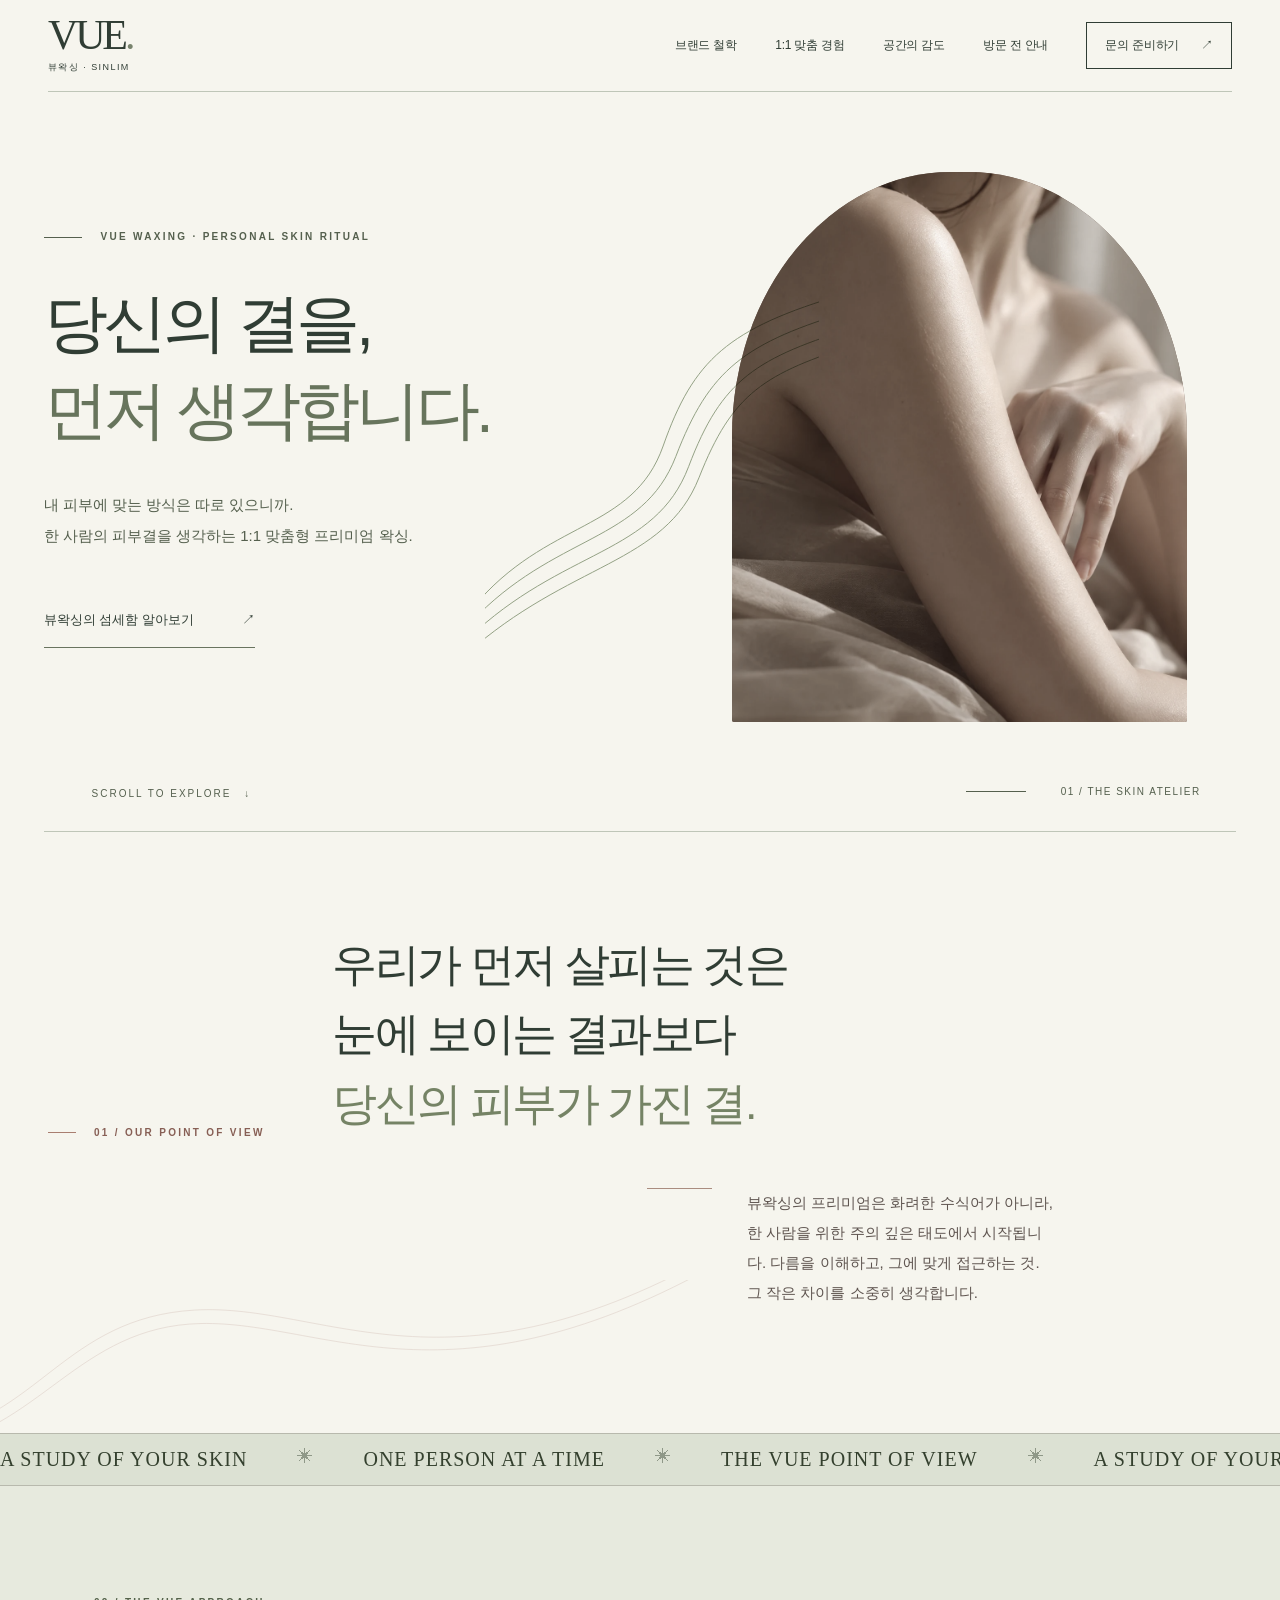
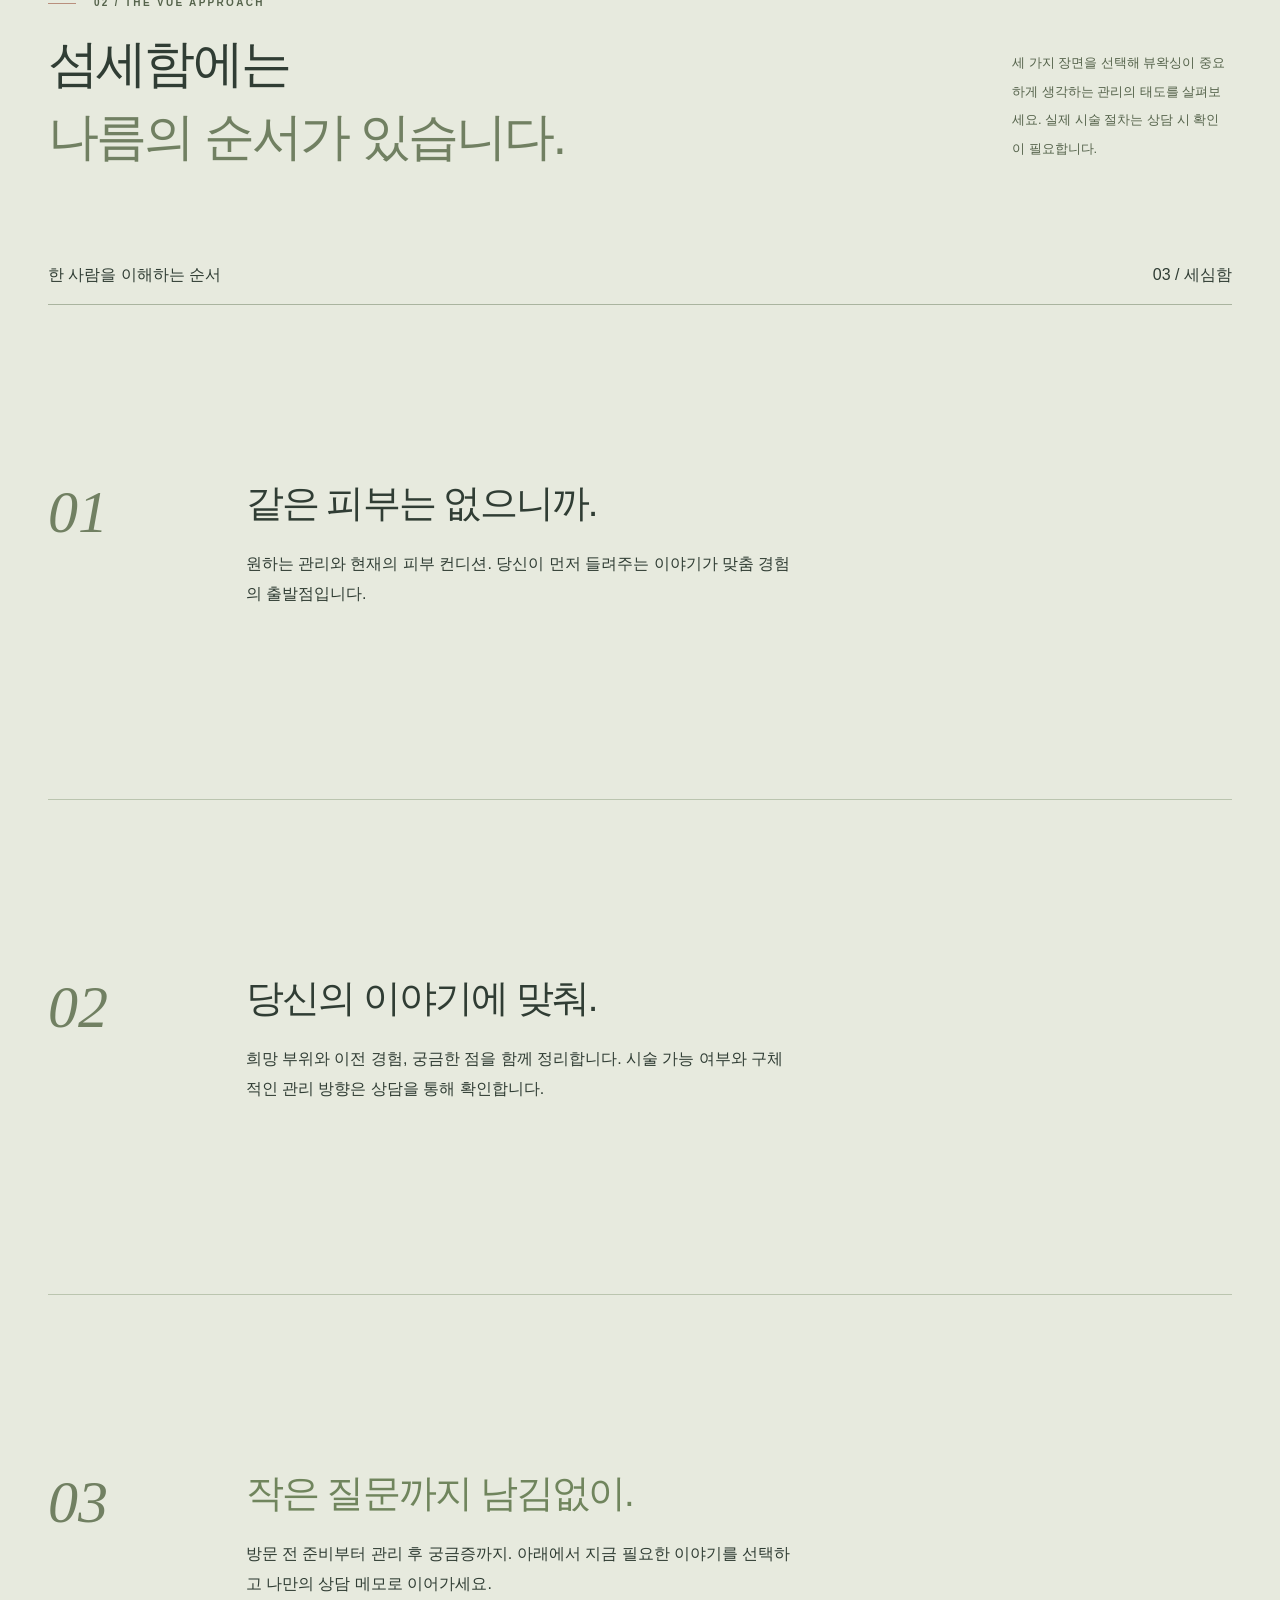
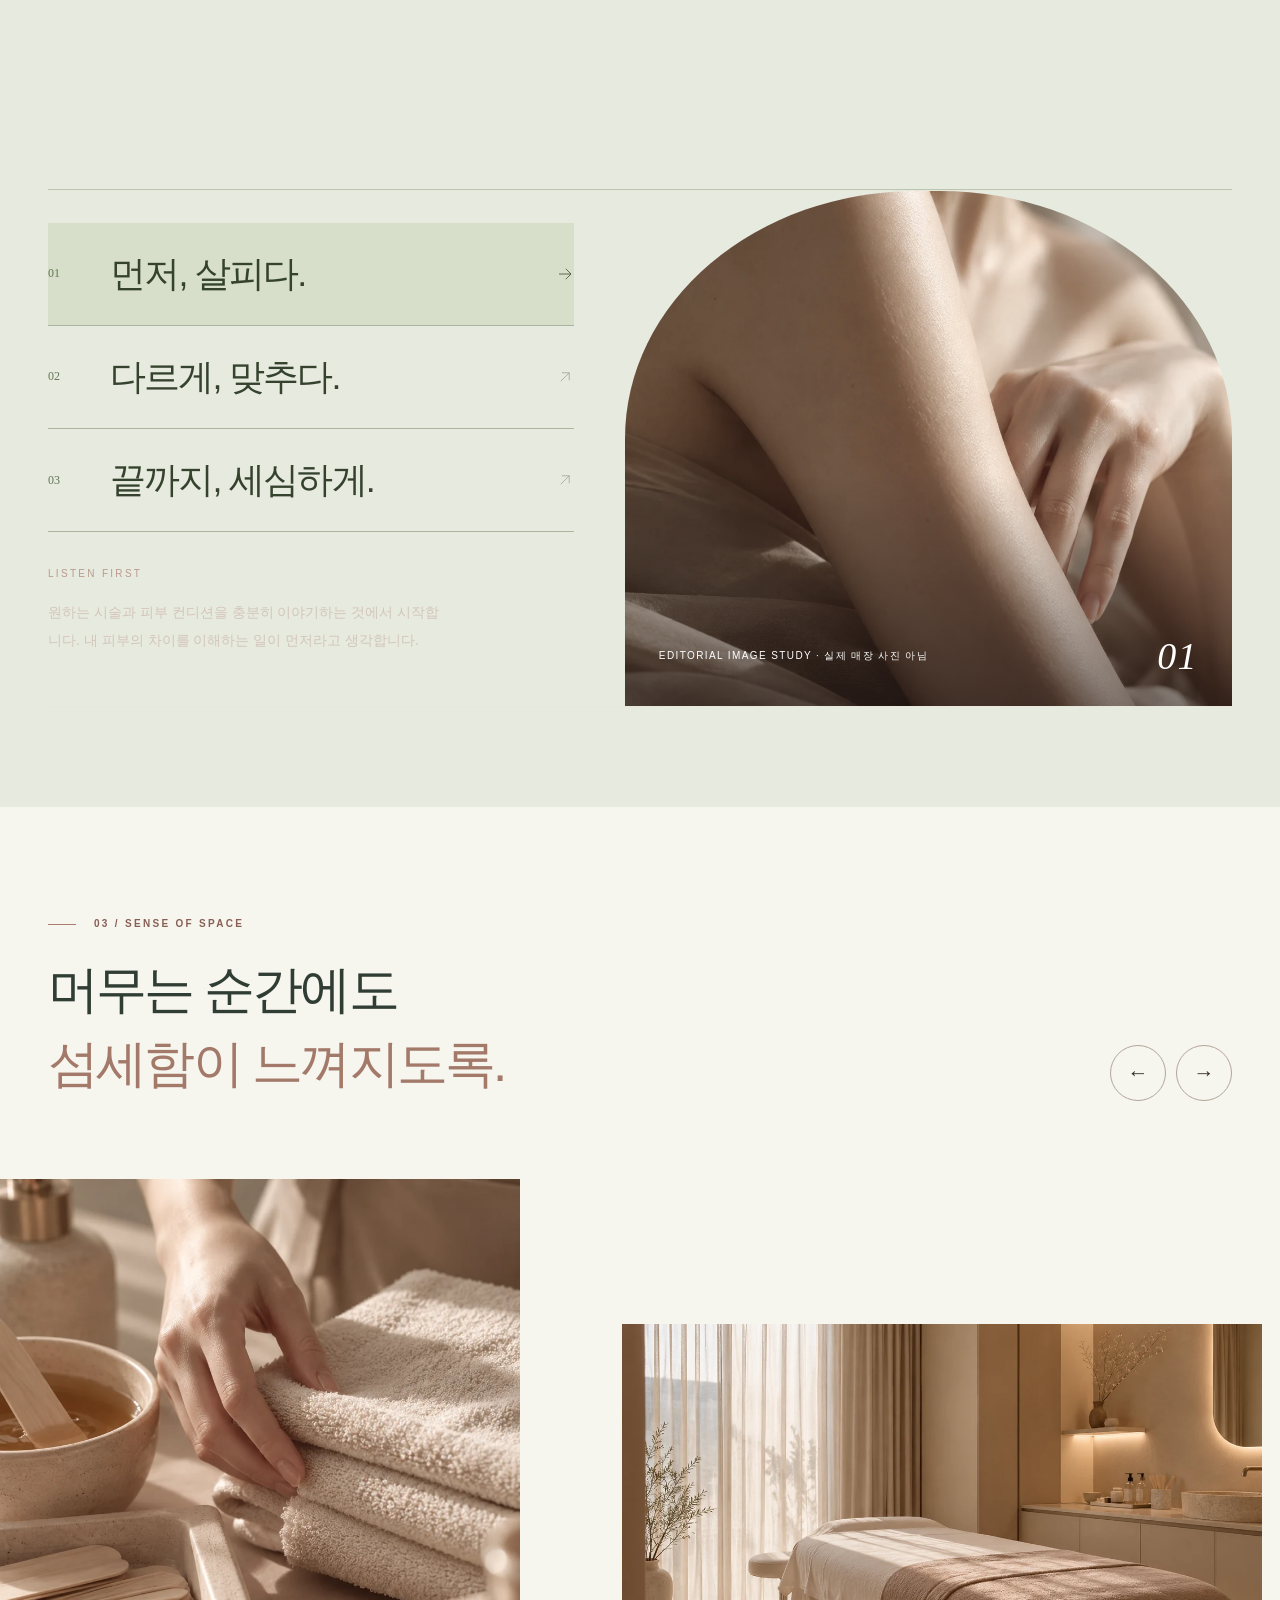
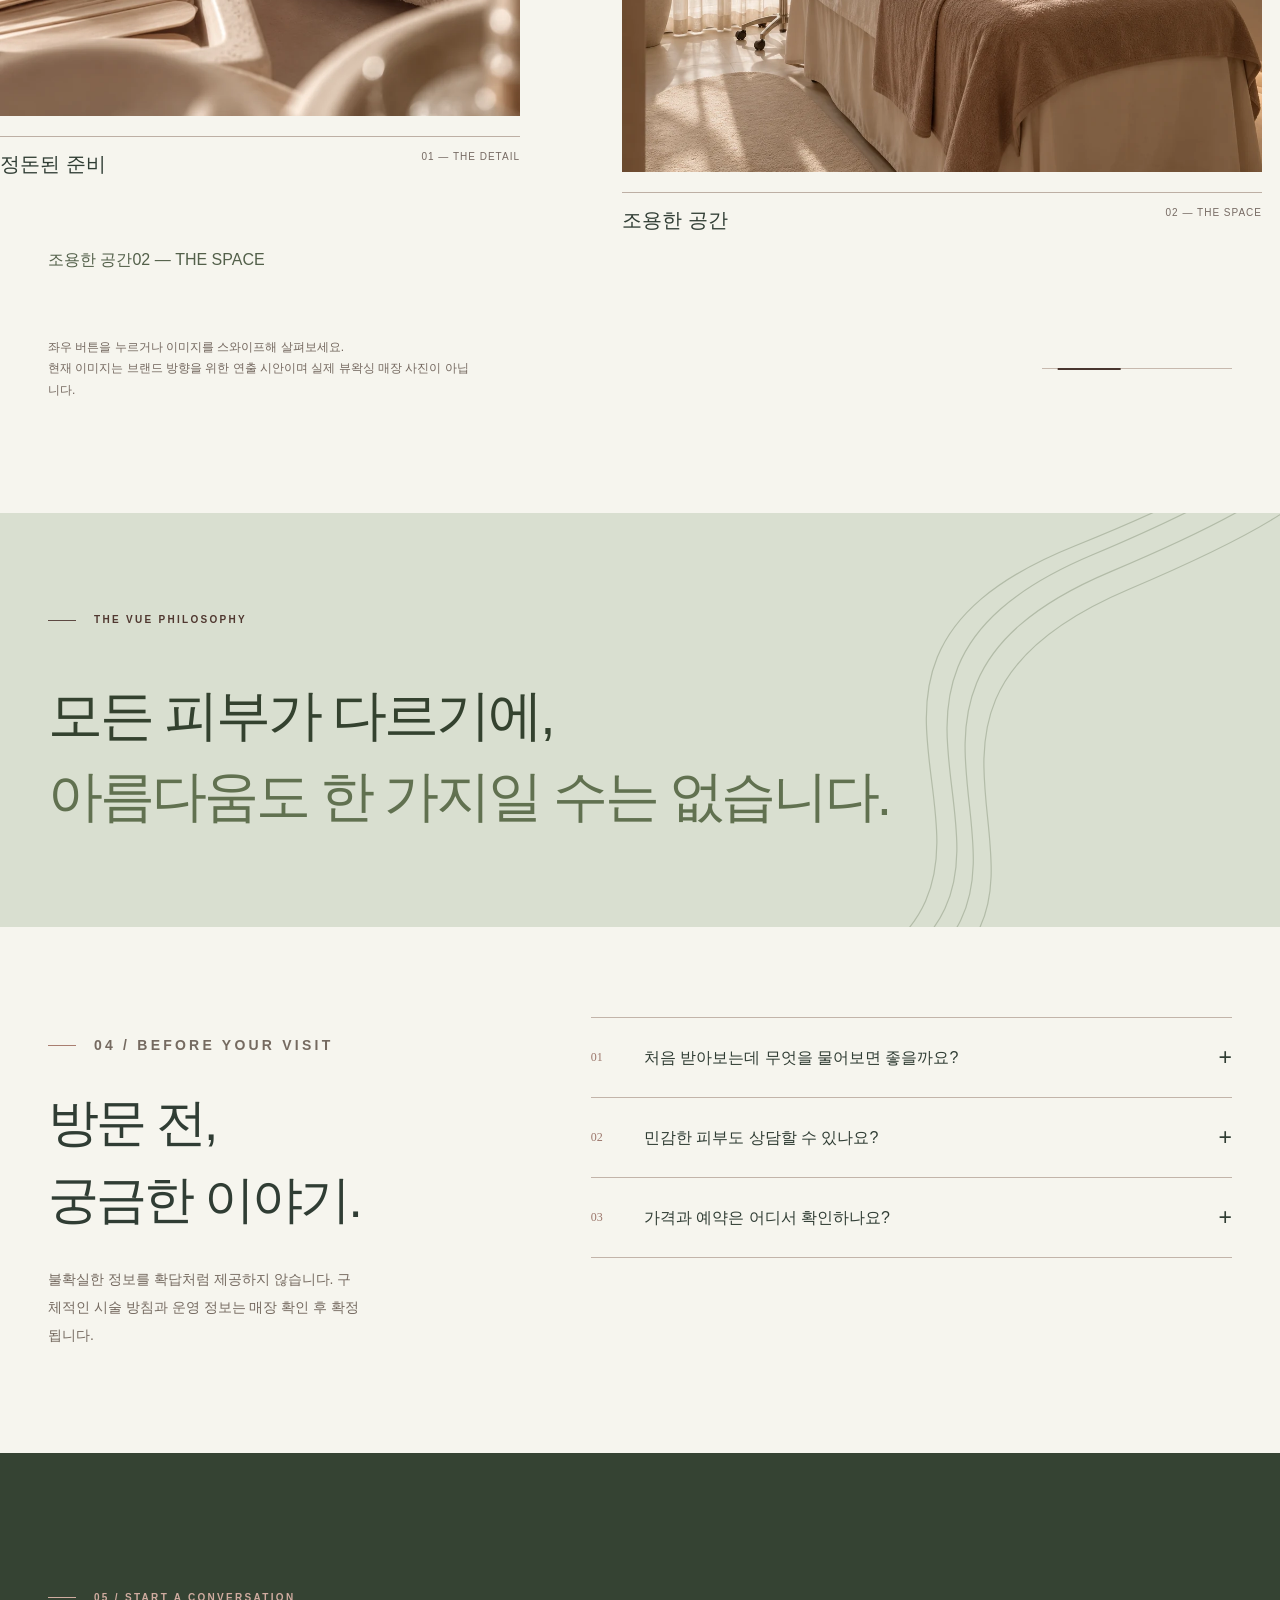
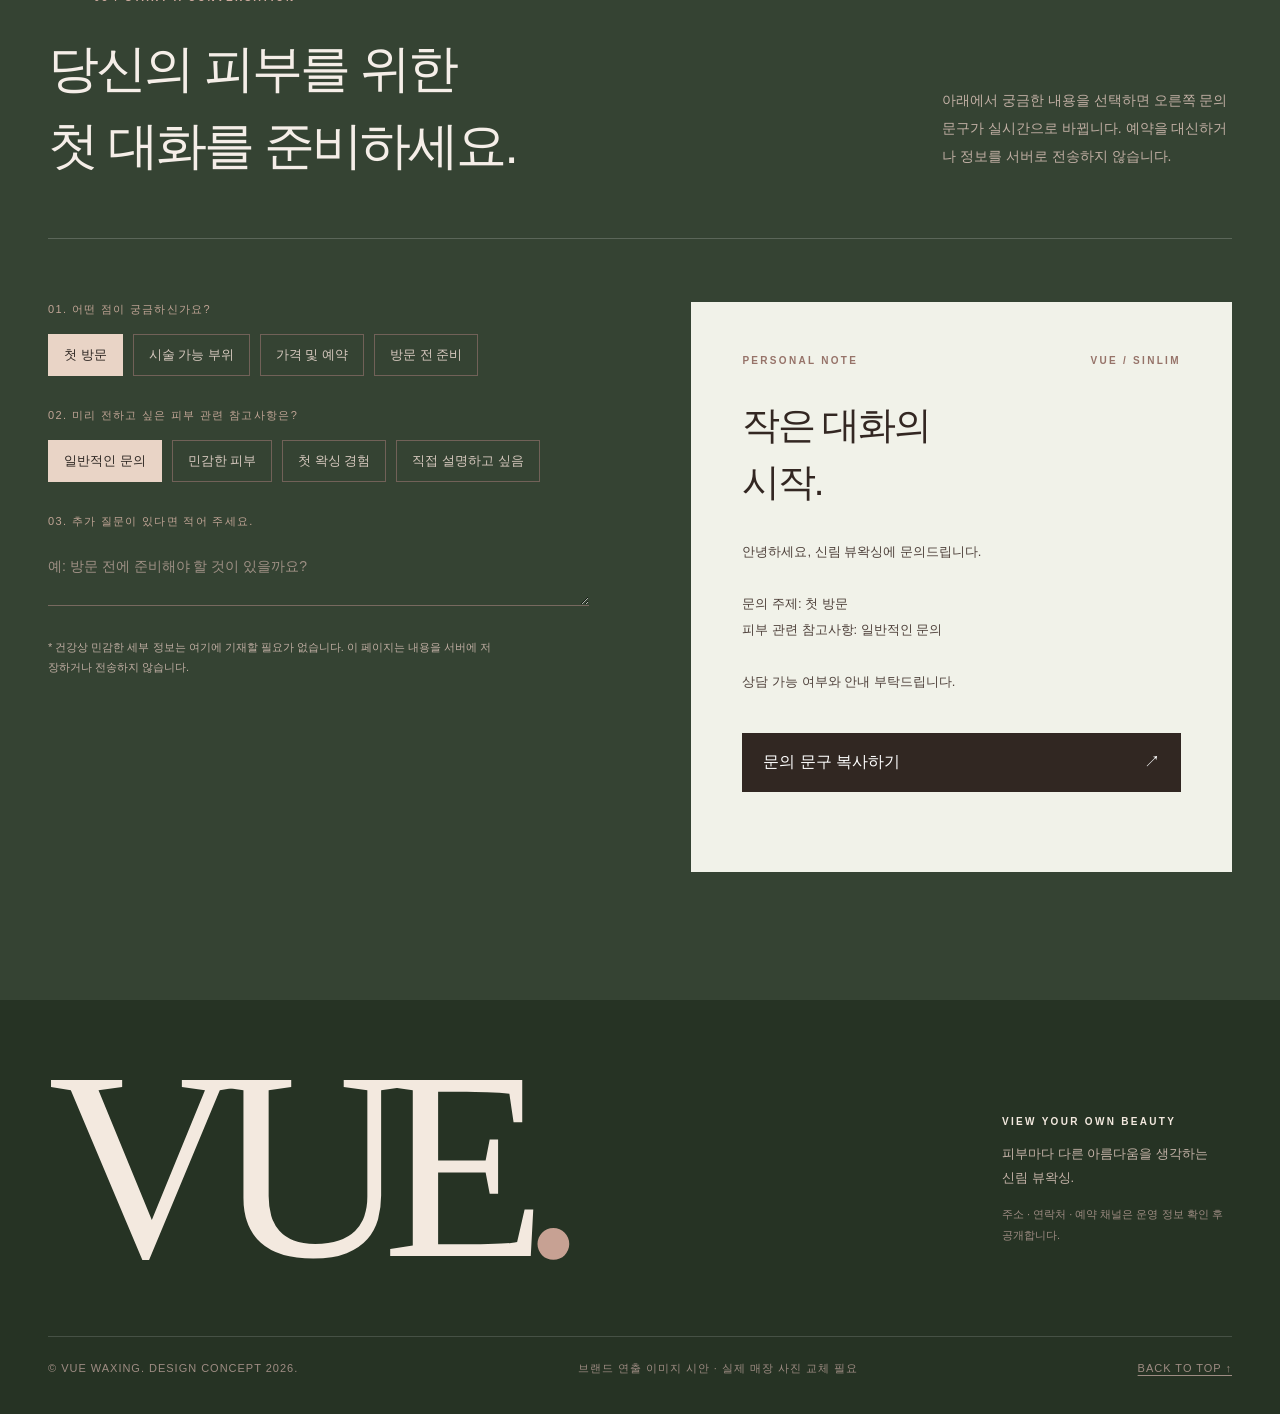
<file: index.html>
<!doctype html>
<html lang="ko">
<head>
<meta charset="utf-8">
<meta name="viewport" content="width=device-width,initial-scale=1">
<meta name="theme-color" content="#26211e">
<link rel="icon" href="data:image/svg+xml,%3Csvg xmlns='http://www.w3.org/2000/svg' viewBox='0 0 64 64'%3E%3Crect width='64' height='64' fill='%2326211e'/%3E%3Ctext x='11' y='48' font-size='46' font-family='Georgia' fill='%23f4efe7'%3EV%3C/text%3E%3C/svg%3E">
<meta name="description" content="피부결과 피부 컨디션을 고려하는 1:1 맞춤형 프리미엄 왁싱, 신림 뷰왁싱. 브랜드 소개와 방문 전 문의 안내.">
<title>신림 뷰왁싱 VUE. — 당신의 결을, 다른 아름다움</title>
<link rel="stylesheet" href="assets/main.css">
</head>
<body>
<a class="skip" href="#content">본문으로 바로가기</a>
<div class="top-progress" id="progress" aria-hidden="true"></div>
<header class="header" id="top">
  <div class="wrap header-inner">
    <a href="#top" aria-label="뷰왁싱 홈" class="brand"><span class="wordmark">VUE<b>.</b></span><span class="brand-sub">뷰왁싱 · SINLIM</span></a>
    <button class="menu-toggle" id="menuToggle" type="button" aria-controls="mainNav" aria-expanded="false" aria-label="메뉴 열기"><span class="bar"></span><span class="bar"></span></button>
    <nav class="main-nav" id="mainNav" aria-label="주요 메뉴">
      <a href="#philosophy">브랜드 철학</a><a href="#approach">1:1 맞춤 경험</a><a href="#gallery">공간의 감도</a><a href="#faq">방문 전 안내</a><a class="nav-cta" href="#consultation">문의 준비하기 <span aria-hidden="true">↗</span></a>
    </nav>
  </div>
</header>
<main id="content">
  <section class="hero" id="hero" aria-labelledby="heroTitle">
    <div class="hero-image"><img src="assets/image-0.webp" alt="따뜻한 빛 아래 자연스러운 팔과 어깨의 피부결을 담은 브랜드 연출 사진" fetchpriority="high" width="1122" height="1402"></div>
    <svg class="hero-contours" id="heroContours" viewBox="0 0 420 520" aria-hidden="true" fill="none"><path d="M-15 462C77 351 186 367 224 259S305 111 452 68"/><path d="M-18 481C87 369 198 381 240 272S325 129 464 88"/><path d="M-21 501C97 388 214 396 256 285S341 148 471 108"/><path d="M-24 521C106 405 226 408 269 299S352 167 477 128"/></svg>
    <div class="wrap hero-inner">
      <span class="eyebrow hero-label">VUE WAXING · PERSONAL SKIN RITUAL</span>
      <h1 class="hero-title" id="heroTitle"><span class="title-line"><span>당신의 결을,</span></span><span class="title-line"><span><em>먼저 생각합니다.</em></span></span></h1>
      <p class="hero-desc">내 피부에 맞는 방식은 따로 있으니까.<br>한 사람의 피부결을 생각하는 1:1 맞춤형 프리미엄 왁싱.</p>
      <a class="hero-cta" href="#approach">뷰왁싱의 섬세함 알아보기 <span aria-hidden="true">↗</span></a>
    </div>
    <div class="wrap hero-index" aria-hidden="true">SCROLL TO EXPLORE <span style="margin-left:8px">↓</span></div>
    <div class="hero-side" aria-hidden="true"><span class="thin"></span> 01 / THE SKIN ATELIER</div>
  </section>
  <section class="intro" id="philosophy" aria-labelledby="philoTitle">
    <div class="wrap intro-layout">
      <p class="eyebrow index" data-reveal>01 / OUR POINT OF VIEW</p>
      <div data-reveal><h2 id="philoTitle">우리가 먼저 살피는 것은<br>눈에 보이는 결과보다<br><em>당신의 피부가 가진 결.</em></h2><div class="intro-bottom"><i class="hairline" aria-hidden="true"></i><p>뷰왁싱의 프리미엄은 화려한 수식어가 아니라, 한 사람을 위한 주의 깊은 태도에서 시작됩니다. 다름을 이해하고, 그에 맞게 접근하는 것. 그 작은 차이를 소중히 생각합니다.</p></div></div>
    </div>
    <svg class="ambient-line" viewBox="0 0 1200 240" aria-hidden="true"><path d="M-20 245C160 218 200 59 404 47S801 199 1230-48"/><path d="M-20 264C163 237 221 72 414 68S804 212 1230-30"/></svg>
  </section>
  <div class="strip" aria-hidden="true"><div class="strip-track"><span>A STUDY OF YOUR SKIN</span><b>✳</b><span>ONE PERSON AT A TIME</span><b>✳</b><span>THE VUE POINT OF VIEW</span><b>✳</b><span>A STUDY OF YOUR SKIN</span><b>✳</b><span>ONE PERSON AT A TIME</span><b>✳</b><span>THE VUE POINT OF VIEW</span><b>✳</b></div></div>
  <section class="ritual" id="approach" aria-labelledby="approachTitle">
    <div class="wrap">
      <div class="ritual-top"><div><p class="eyebrow index" data-reveal>02 / THE VUE APPROACH</p><h2 id="approachTitle" data-reveal>섬세함에는<br><em>나름의 순서가 있습니다.</em></h2></div><p>세 가지 장면을 선택해 뷰왁싱이 중요하게 생각하는 관리의 태도를 살펴보세요. 실제 시술 절차는 상담 시 확인이 필요합니다.</p></div>
      <div class="story-marker"><span>한 사람을 이해하는 순서</span><span id="storyCurrent">01 / 이해</span></div><div class="story-chapter" data-label="01 / 이해"><span class="chapter-number">01</span><div><h3>같은 피부는 없으니까.</h3><p>원하는 관리와 현재의 피부 컨디션. 당신이 먼저 들려주는 이야기가 맞춤 경험의 출발점입니다.</p></div></div><div class="story-chapter" data-label="02 / 맞춤"><span class="chapter-number">02</span><div><h3>당신의 이야기에 맞춰.</h3><p>희망 부위와 이전 경험, 궁금한 점을 함께 정리합니다. 시술 가능 여부와 구체적인 관리 방향은 상담을 통해 확인합니다.</p></div></div><div class="story-chapter" data-label="03 / 세심함"><span class="chapter-number">03</span><div><h3>작은 질문까지 남김없이.</h3><p>방문 전 준비부터 관리 후 궁금증까지. 아래에서 지금 필요한 이야기를 선택하고 나만의 상담 메모로 이어가세요.</p></div></div><div class="ritual-stage">
        <div class="ritual-steps">
          <div role="tablist" aria-label="맞춤 관리의 세 가지 관점">
            <button class="ritual-step" type="button" role="tab" aria-controls="stepPanel" aria-selected="true" tabindex="0" data-step="0"><span class="ritual-n">01</span><strong>먼저, 살피다.</strong><svg viewBox="0 0 24 24" aria-hidden="true" fill="none" stroke="currentColor" stroke-width="1"><path d="M4 12h16m-7-7 7 7-7 7"/></svg></button>
            <button class="ritual-step" type="button" role="tab" aria-controls="stepPanel" aria-selected="false" tabindex="-1" data-step="1"><span class="ritual-n">02</span><strong>다르게, 맞추다.</strong><svg viewBox="0 0 24 24" aria-hidden="true" fill="none" stroke="currentColor" stroke-width="1"><path d="M4 12h16m-7-7 7 7-7 7"/></svg></button>
            <button class="ritual-step" type="button" role="tab" aria-controls="stepPanel" aria-selected="false" tabindex="-1" data-step="2"><span class="ritual-n">03</span><strong>끝까지, 세심하게.</strong><svg viewBox="0 0 24 24" aria-hidden="true" fill="none" stroke="currentColor" stroke-width="1"><path d="M4 12h16m-7-7 7 7-7 7"/></svg></button>
          </div>
          <div class="ritual-description" role="tabpanel" id="stepPanel" aria-live="polite"><p class="step-kicker" id="stepKey">LISTEN FIRST</p><p><strong id="stepHeading" style="position:absolute;width:1px;height:1px;overflow:hidden">먼저, 살피는 시간</strong><span id="stepText">원하는 시술과 피부 컨디션을 충분히 이야기하는 것에서 시작합니다.</span></p></div>
        </div>
        <div class="ritual-visual" aria-label="선택한 관리 관점의 이미지" id="ritualVisual">
          <div class="ritual-frame" data-frame="0" data-active="true"><img src="assets/image-0.webp" alt="피부의 자연스러운 표면과 빛을 담은 연출 이미지" loading="lazy" width="1122" height="1402"></div>
          <div class="ritual-frame" data-frame="1" data-active="false"><img src="assets/image-1.webp" alt="정돈된 타월과 왁싱 도구를 표현한 연출 이미지" loading="lazy" width="920" height="1150"></div>
          <div class="ritual-frame" data-frame="2" data-active="false"><img src="assets/image-2.webp" alt="프라이빗한 뷰티 공간을 표현한 연출 이미지" loading="lazy" width="1200" height="900"></div>
          <div class="visual-caption"><span>EDITORIAL IMAGE STUDY · 실제 매장 사진 아님</span><span class="visual-count" id="visualCount">01</span></div>
        </div>
      </div>
    </div>
  </section>
  <section class="gallery" id="gallery" aria-labelledby="galleryTitle">
    <div class="wrap gallery-top"><div><p class="eyebrow index" data-reveal>03 / SENSE OF SPACE</p><h2 id="galleryTitle" data-reveal>머무는 순간에도<br><em>섬세함이 느껴지도록.</em></h2></div><div class="gallery-controls"><button class="round-button" id="prevGallery" type="button" aria-label="이전 사진">←</button><button class="round-button" id="nextGallery" type="button" aria-label="다음 사진">→</button></div></div>
    <div class="gallery-window" id="galleryWindow" aria-label="왁싱 브랜드 무드 이미지 갤러리. 가로로 스와이프하거나 이전/다음 버튼을 사용하세요" tabindex="0">
      <div class="gallery-track">
        <figure class="gallery-item"><div class="gallery-image"><img src="assets/image-1.webp" alt="소품과 린넨을 정돈하는 손동작의 연출 이미지" loading="lazy" width="920" height="1150"></div><figcaption class="gallery-tag"><strong>정돈된 준비</strong><span>01 — THE DETAIL</span></figcaption></figure>
        <figure class="gallery-item"><div class="gallery-image"><img src="assets/image-2.webp" alt="웜 베이지 톤의 프라이빗 뷰티 공간 연출 이미지" loading="lazy" width="1200" height="900"></div><figcaption class="gallery-tag"><strong>조용한 공간</strong><span>02 — THE SPACE</span></figcaption></figure>
        <figure class="gallery-item"><div class="gallery-image"><img src="assets/image-0.webp" alt="자연스러운 피부결과 빛을 담은 연출 이미지" loading="lazy" width="1122" height="1402"></div><figcaption class="gallery-tag"><strong>고유한 피부결</strong><span>03 — THE SKIN</span></figcaption></figure>
      </div>
    </div>
    <div class="wrap gallery-description" id="galleryDescription" aria-live="polite">정돈된 준비 — THE DETAIL</div><div class="wrap gallery-footer"><p>좌우 버튼을 누르거나 이미지를 스와이프해 살펴보세요.<br>현재 이미지는 브랜드 방향을 위한 연출 시안이며 실제 뷰왁싱 매장 사진이 아닙니다.</p><div class="gallery-meter" aria-hidden="true"><span id="galleryMeter"></span></div></div>
  </section>
  <section class="statement" aria-labelledby="statementTitle">
    <svg class="statement-svg" viewBox="0 0 630 800" aria-hidden="true"><path d="M-40 780C400 680-50 360 390 235S570 85 750 35"/><path d="M-20 790C425 694-22 380 411 249S594 99 764 55"/><path d="M0 801C440 715 3 403 432 273S620 123 784 75"/><path d="M20 812C460 734 27 428 453 298S635 150 804 100"/></svg>
    <div class="wrap"><p class="eyebrow index" data-reveal>THE VUE PHILOSOPHY</p><h2 id="statementTitle" data-reveal>모든 피부가 다르기에,<br><em>아름다움도 한 가지일 수는 없습니다.</em></h2></div>
  </section>
  <section class="faq" id="faq" aria-labelledby="faqTitle"><div class="wrap faq-grid"><div><p class="eyebrow index" data-reveal>04 / BEFORE YOUR VISIT</p><h2 id="faqTitle" data-reveal>방문 전,<br>궁금한 이야기.</h2><p>불확실한 정보를 확답처럼 제공하지 않습니다. 구체적인 시술 방침과 운영 정보는 매장 확인 후 확정됩니다.</p></div>
      <div class="faq-list"><details><summary><span class="fno">01</span>처음 받아보는데 무엇을 물어보면 좋을까요?<span class="plus" aria-hidden="true">+</span></summary><div class="answer">희망하는 관리 부위, 피부의 현재 상태, 이전 경험과 걱정되는 점을 미리 정리하면 상담에 도움이 됩니다. 시술 가능 부위와 준비사항은 매장에 확인해 주세요.</div></details><details><summary><span class="fno">02</span>민감한 피부도 상담할 수 있나요?<span class="plus" aria-hidden="true">+</span></summary><div class="answer">상담 시 피부 자극이나 상처 여부, 피부질환 및 최근 사용한 제품·피부 관리 이력을 알려 주세요. 상태에 따라 시술이 적절하지 않을 수 있으며 최종 가능 여부는 전문가와 확인해야 합니다.</div></details><details><summary><span class="fno">03</span>가격과 예약은 어디서 확인하나요?<span class="plus" aria-hidden="true">+</span></summary><div class="answer">가격표, 예약 링크, 영업시간, 상세 주소는 아직 제공받지 못해 표시하지 않았습니다. 실제 운영 정보를 확인한 뒤 공식 채널로 연결할 예정입니다.</div></details></div>
    </div></section>
  <section class="consult" id="consultation" aria-labelledby="consultTitle"><div class="wrap"><div class="consult-head"><div><p class="eyebrow index" data-reveal>05 / START A CONVERSATION</p><h2 id="consultTitle" data-reveal>당신의 피부를 위한<br>첫 대화를 준비하세요.</h2></div><p>아래에서 궁금한 내용을 선택하면 오른쪽 문의 문구가 실시간으로 바뀝니다. 예약을 대신하거나 정보를 서버로 전송하지 않습니다.</p></div>
    <div class="consult-body"><div class="consult-inputs"><div class="form-part"><p>01. 어떤 점이 궁금하신가요?</p><div class="choice-list" aria-label="문의 주제 선택"><button class="choice" type="button" data-topic="첫 방문" aria-pressed="true">첫 방문</button><button class="choice" type="button" data-topic="시술 가능 부위" aria-pressed="false">시술 가능 부위</button><button class="choice" type="button" data-topic="가격 및 예약" aria-pressed="false">가격 및 예약</button><button class="choice" type="button" data-topic="방문 전 준비" aria-pressed="false">방문 전 준비</button></div></div><div class="form-part"><p>02. 미리 전하고 싶은 피부 관련 참고사항은?</p><div class="choice-list" aria-label="피부 관련 참고사항 선택"><button class="choice" type="button" data-skin="일반적인 문의" aria-pressed="true">일반적인 문의</button><button class="choice" type="button" data-skin="민감한 피부" aria-pressed="false">민감한 피부</button><button class="choice" type="button" data-skin="첫 왁싱 경험" aria-pressed="false">첫 왁싱 경험</button><button class="choice" type="button" data-skin="직접 설명하고 싶음" aria-pressed="false">직접 설명하고 싶음</button></div></div><div class="form-part"><p>03. 추가 질문이 있다면 적어 주세요.</p><textarea class="field-note" id="questionNote" maxlength="300" placeholder="예: 방문 전에 준비해야 할 것이 있을까요?" aria-label="추가 질문"></textarea></div><p class="privacy-note">* 건강상 민감한 세부 정보는 여기에 기재할 필요가 없습니다. 이 페이지는 내용을 서버에 저장하거나 전송하지 않습니다.</p></div>
    <div class="preview-wrap"><div><div class="eyebrow preview-eyebrow"><span>PERSONAL NOTE</span><span>VUE / SINLIM</span></div><h3>작은 대화의<br>시작.</h3><div class="message-preview" id="messagePreview" aria-live="polite"></div></div><div><button type="button" class="copy-button" id="copyMessage">문의 문구 복사하기 <span aria-hidden="true">↗</span></button><div id="copyFeedback" class="copy-status" role="status" aria-live="polite"></div></div></div></div>
  </div></section>
</main>
<footer class="footer"><div class="wrap"><div class="footer-top"><div class="footer-mark">VUE<span>.</span></div><div class="footer-aside"><span class="eyebrow">VIEW YOUR OWN BEAUTY</span><p>피부마다 다른 아름다움을 생각하는<br>신림 뷰왁싱.</p><p style="font-size:11px;color:#9e8c83">주소 · 연락처 · 예약 채널은 운영 정보 확인 후 공개합니다.</p></div></div><div class="footer-bottom"><span>© VUE WAXING. DESIGN CONCEPT 2026.</span><span>브랜드 연출 이미지 시안 · 실제 매장 사진 교체 필요</span><a href="#top">BACK TO TOP ↑</a></div></div></footer>
<script src="assets/config.js"></script><script src="assets/main.js" defer></script>
</body></html>
</file>
<file: assets/main.css>
/* VUE WAXING 02 — editorial art direction · self-contained for Cloudflare */
:root{--ink:#26211e;--cream:#f4efe7;--paper:#eae0d5;--rose:#c4a093;--line:rgba(55,42,36,.24);--serif:'Noto Serif KR','Noto Serif CJK KR','Nanum Myeongjo',Georgia,serif;--sans: 'Pretendard','Noto Sans KR','Apple SD Gothic Neo','Malgun Gothic',sans-serif}
*{box-sizing:border-box}html{scroll-behavior:smooth;scroll-padding-top:78px}body{margin:0;background:var(--cream);color:var(--ink);font-family:var(--sans);-webkit-font-smoothing:antialiased}a{color:inherit;text-decoration:none}button,textarea,input,select{font:inherit}button{cursor:pointer}img{display:block;width:100%;height:100%;object-fit:cover}::selection{background:#a67b72;color:white}button:focus-visible,a:focus-visible,input:focus-visible,textarea:focus-visible{outline:2px solid #b17c6e;outline-offset:5px}.skip{position:fixed;z-index:500;top:-100px;left:1rem;background:#fff;color:#222;padding:1rem}.skip:focus{top:10px}.eyebrow{font:600 10px/1.4 var(--sans);letter-spacing:.23em;text-transform:uppercase}.serif{font-family:var(--serif);font-weight:400}.muted{color:#756960}.wrap{width:min(100% - 96px,1440px);margin-inline:auto}.top-progress{position:fixed;top:0;left:0;height:2px;background:#c49b89;transform-origin:left;transform:scaleX(0);width:100%;z-index:200}
/* Header */
.header{position:absolute;top:0;left:0;right:0;z-index:100;color:#f5eee8}.header-inner{display:flex;align-items:center;justify-content:space-between;height:97px;gap:30px;border-bottom:1px solid rgba(255,255,255,.17)}.wordmark{font:400 39px/.9 Georgia,serif;letter-spacing:-.075em;white-space:nowrap}.wordmark b{font-weight:400;color:#d3aa9e}.brand-sub{display:block;font-size:9px;letter-spacing:.16em;margin-top:6px}.main-nav{display:flex;align-items:center;gap:clamp(18px,3vw,55px)}.main-nav a{font-size:12px;letter-spacing:-.02em;position:relative}.main-nav a:not(.nav-cta):after{content:'';position:absolute;left:0;right:100%;bottom:-9px;background:currentColor;height:1px;transition:right .4s}.main-nav a:hover:after,.main-nav a[aria-current=true]:after{right:0}.nav-cta{border:1px solid rgba(255,255,255,.5);padding:14px 18px}.nav-cta span{margin-left:19px}.menu-toggle{display:none;background:transparent;border:1px solid currentColor;color:inherit;padding:12px 14px}.menu-toggle .bar{display:block;width:18px;height:1px;background:currentColor;margin:5px 0;transition:transform .3s}
/* Hero */
.hero{min-height:min(950px,100svh);height:clamp(740px,100svh,1020px);background:#211b19;color:#faf3eb;position:relative;overflow:hidden;isolation:isolate}.hero-image{position:absolute;inset:0 0 0 45%;z-index:-2;overflow:hidden;background:#745f55}.hero-image img{object-position:50% 35%;transform:scale(1.10);filter:saturate(.68) contrast(1.04);transition:transform 1.8s cubic-bezier(.14,.68,.24,1)}.loaded .hero-image img{transform:scale(1.01)}.hero-image:after{content:'';position:absolute;inset:0;background:linear-gradient(90deg,#211b19 0%,rgba(33,27,25,.9) 8%,transparent 48%),linear-gradient(0deg,rgba(33,27,25,.5),transparent 30%)}.hero-inner{padding-top:clamp(176px,24vh,252px);position:relative;z-index:2}.hero-label{display:flex;align-items:center;gap:19px;color:#d8bcb1}.hero-label:before{content:'';height:1px;width:38px;background:currentColor}.hero-title{font:400 clamp(64px,7.15vw,119px)/1.24 var(--serif);letter-spacing:-.095em;margin:37px 0 25px;max-width:960px;word-break:keep-all}.hero-title .title-line{display:block;overflow:hidden}.hero-title .title-line>span{display:block;transform:translateY(112%);opacity:0;transition:transform 1.13s cubic-bezier(.19,1,.22,1),opacity 1s}.loaded .hero-title .title-line>span{transform:translateY(0);opacity:1}.hero-title .title-line:nth-child(2)>span{transition-delay:.16s}.hero-title em{font-weight:400;font-style:normal;color:#d5b3a7}.hero-desc{font-size:15px;color:#e0d1c8;line-height:2.1;max-width:440px;opacity:0;transform:translateY(14px);transition:all .8s .6s}.loaded .hero-desc{opacity:1;transform:none}.hero-cta{display:inline-flex;align-items:center;gap:48px;padding:18px 0;margin-top:26px;border-bottom:1px solid #cab3ab;font-size:13px;transition:gap .3s}.hero-cta:hover{gap:63px}.hero-side{position:absolute;bottom:44px;right:5%;z-index:2;display:flex;gap:35px;align-items:center;font:500 10px/1.5 var(--sans);letter-spacing:.15em;color:#e1cfc5}.hero-side .thin{height:1px;width:60px;background:currentColor}.hero-index{position:absolute;left:0;right:0;bottom:41px;z-index:2;font-size:10px;letter-spacing:.2em;color:#dbc9bf;pointer-events:none}.hero-contours{position:absolute;width:clamp(250px,29vw,530px);height:auto;left:39%;top:26%;z-index:1;pointer-events:none;opacity:.7;mix-blend-mode:screen;transform:translate3d(var(--pointer-x,0px),var(--pointer-y,0px),0);transition:transform .7s ease-out}.hero-contours path{stroke:#dfb5a8;stroke-width:.9;stroke-dasharray:650;stroke-dashoffset:650;transition:stroke-dashoffset 2.8s cubic-bezier(.22,1,.36,1)}.loaded .hero-contours path{stroke-dashoffset:0}.hero-contours path:nth-child(2){transition-delay:.2s}.hero-contours path:nth-child(3){transition-delay:.4s}.hero-contours path:nth-child(4){transition-delay:.6s}
/* Intro */
.intro{padding:clamp(120px,14vw,225px) 0 clamp(130px,16vw,240px);position:relative;overflow:hidden}.index{color:#875f55;display:flex;gap:18px;align-items:center}.index:before{content:'';height:1px;width:28px;background:#a97e70}.intro-layout{display:grid;grid-template-columns:24% 1fr}.intro h2{margin:-12px 0 0;font:400 clamp(36px,4.65vw,78px)/1.55 var(--serif);letter-spacing:-.085em;word-break:keep-all}.intro h2 em{color:#9e7667;font-style:normal}.intro-bottom{margin:80px 0 0 52%;display:flex;gap:35px;align-items:start}.intro-bottom .hairline{flex:0 0 65px;background:#aa8d80;height:1px;margin-top:15px}.intro-bottom p{font-size:15px;max-width:310px;line-height:2;color:#5f5550}.ambient-line{position:absolute;left:-5%;bottom:0;width:60%;height:auto;opacity:.35;pointer-events:none}.ambient-line path{fill:none;stroke:#aa7d72;stroke-width:.8}
/* Kinetic strip */
.strip{overflow:hidden;background:#b68f81;color:#271d1a;padding:19px 0;border-block:1px solid rgba(40,29,24,.2)}.strip-track{display:flex;white-space:nowrap;width:max-content;animation:marquee 45s linear infinite}.strip span{font:400 clamp(21px,2.5vw,33px) Georgia,serif;letter-spacing:.05em;margin-right:50px}.strip b{font-weight:400;margin-right:50px;opacity:.45}@keyframes marquee{to{transform:translateX(-50%)}}
/* Ritual controlled tabs */
.ritual{background:#2d2622;color:#f4ece4;padding:clamp(100px,10vw,166px) 0}.ritual-top{display:flex;justify-content:space-between;align-items:flex-start;gap:30px;margin-bottom:70px}.ritual-top h2{font:400 clamp(44px,5.5vw,86px)/1.42 var(--serif);letter-spacing:-.09em;margin:18px 0 0}.ritual-top h2 em{font-style:normal;color:#d2ad9f}.ritual-top .index{color:#c6a697}.ritual-top .index:before{background:#b98f7d}.ritual-top>p{max-width:220px;font-size:13px;line-height:2.2;color:#b9a99e;padding-top:50px}.ritual-stage{display:grid;grid-template-columns:minmax(0,.95fr) minmax(0,1fr);min-height:490px;border-block:1px solid rgba(235,221,209,.2)}.ritual-steps{padding:32px clamp(24px,4vw,72px) 38px 0;display:flex;flex-direction:column;justify-content:center}.ritual-step{width:100%;display:grid;grid-template-columns:49px 1fr auto;align-items:center;gap:13px;text-align:left;background:transparent;color:#95877e;border:0;border-bottom:1px solid rgba(236,222,211,.15);padding:26px 0;transition:color .25s}.ritual-step .ritual-n{font:400 12px Georgia,serif}.ritual-step strong{font:400 clamp(23px,2.8vw,42px)/1.4 var(--serif);letter-spacing:-.05em}.ritual-step svg{width:18px;transform:rotate(-45deg);opacity:.4;transition:transform .3s,opacity .3s}.ritual-step[aria-selected=true]{color:#f6ede5}.ritual-step[aria-selected=true] svg{transform:rotate(0);opacity:1}.ritual-description{padding-top:32px;min-height:115px}.ritual-description .step-kicker{font-size:10px;letter-spacing:.23em;color:#b99a8d;margin:0 0 10px}.ritual-description p{max-width:400px;font-size:14px;line-height:2;color:#d3c5bc;animation:panel-in .5s both}.ritual-visual{position:relative;min-height:490px;overflow:hidden}.ritual-frame{position:absolute;inset:0;opacity:0;transform:scale(1.06);transition:opacity .8s,transform 1.3s}.ritual-frame[data-active=true]{opacity:1;transform:scale(1)}.ritual-frame img{filter:saturate(.8);object-position:center}.ritual-visual:after{content:'';position:absolute;inset:0;background:linear-gradient(0deg,rgba(23,15,14,.53),transparent 45%);pointer-events:none}.visual-caption{position:absolute;bottom:28px;left:34px;right:34px;display:flex;justify-content:space-between;align-items:center;z-index:2;color:#fff;font-size:10px;letter-spacing:.14em}.visual-count{font:italic 38px Georgia,serif}
/* Gallery */
.gallery{padding:clamp(95px,11vw,185px) 0 clamp(105px,12vw,185px);overflow:hidden}.gallery-top{display:flex;justify-content:space-between;align-items:end;margin-bottom:62px}.gallery h2{font:400 clamp(41px,5.2vw,85px)/1.44 var(--serif);letter-spacing:-.085em;margin:22px 0 0}.gallery h2 em{font-style:normal;color:#a37969}.gallery-controls{display:flex;gap:10px}.round-button{width:56px;height:56px;border:1px solid #b4a59a;background:transparent;color:#362d29;border-radius:50%;display:grid;place-items:center;font-size:21px;transition:background .25s,color .25s}.round-button:hover{background:#362d29;color:#fff}.gallery-window{padding-left:max(48px,calc((100vw - 1440px)/2));overflow-x:auto;overscroll-behavior-inline:contain;scroll-snap-type:x mandatory;scrollbar-width:none;cursor:grab}.gallery-window::-webkit-scrollbar{display:none}.gallery-window.dragging{cursor:grabbing;scroll-snap-type:none}.gallery-track{display:flex;gap:22px;padding-right:48px;min-width:max-content}.gallery-item{width:min(42vw,520px);scroll-snap-align:start;user-select:none}.gallery-item:nth-child(2){width:min(50vw,650px)}.gallery-item:nth-child(3){width:min(37vw,450px)}.gallery-image{height:clamp(370px,42vw,600px);position:relative;background:#cdbbb0;overflow:hidden}.gallery-item:nth-child(2) .gallery-image{height:clamp(370px,35vw,490px);margin-top:60px}.gallery-item:nth-child(3) .gallery-image{height:clamp(370px,39vw,550px);margin-top:22px}.gallery-image img{transition:transform .8s cubic-bezier(.2,.8,.2,1)}.gallery-item:hover img{transform:scale(1.035)}.gallery-tag{display:flex;justify-content:space-between;gap:16px;border-top:1px solid #bdafa4;margin-top:20px;padding-top:14px}.gallery-tag strong{font:400 20px var(--serif)}.gallery-tag span{font-size:10px;letter-spacing:.1em;color:#766a63}.gallery-footer{display:flex;justify-content:space-between;margin-top:43px;gap:30px;align-items:center}.gallery-footer p{font-size:12px;color:#74685f;line-height:1.8;max-width:430px}.gallery-meter{height:1px;width:190px;background:#c7b9ae;position:relative}.gallery-meter>span{display:block;height:2px;background:#49362f;width:33.3%;transition:transform .35s}
/* Statement */
.statement{background:#b9a093;position:relative;overflow:hidden;padding:clamp(120px,12vw,190px) 0;color:#291d1a}.statement .index{color:#503830}.statement .index:before{background:#5d4942}.statement h2{max-width:1170px;font:400 clamp(48px,7vw,116px)/1.47 var(--serif);letter-spacing:-.095em;margin:48px 0 0;position:relative;z-index:1;word-break:keep-all}.statement h2 em{font-style:normal;color:#fff4ea}.statement-svg{position:absolute;right:-7%;top:-35%;width:53%;height:150%;opacity:.44;transform:rotate(-6deg);pointer-events:none}.statement-svg path{fill:none;stroke:#fff3e8;stroke-width:1.2;vector-effect:non-scaling-stroke}
/* FAQ and consult */
.faq{padding:clamp(115px,11vw,175px) 0;background:var(--cream)}.faq-grid{display:grid;grid-template-columns: .8fr 1.2fr;gap:clamp(60px,9vw,160px)}.faq h2,.consult h2{font:400 clamp(43px,4.7vw,78px)/1.5 var(--serif);letter-spacing:-.09em;margin:26px 0}.faq p{font-size:14px;color:#756a60;line-height:2;max-width:315px}.faq details{border-top:1px solid #c2b4a9}.faq details:last-child{border-bottom:1px solid #c2b4a9}.faq summary{list-style:none;cursor:pointer;display:grid;grid-template-columns:43px 1fr 30px;gap:10px;align-items:center;padding:26px 0;font-size:16px;line-height:1.6}.faq summary::-webkit-details-marker{display:none}.faq summary .fno{color:#9c776c;font:12px Georgia,serif}.faq summary .plus{font:300 23px var(--sans);text-align:right;transition:transform .3s}.faq details[open] .plus{transform:rotate(45deg)}.answer{color:#706259;font-size:14px;line-height:2.1;padding:0 32px 30px 53px}
.consult{background:#2d2622;color:#f5eee8;padding:clamp(104px,10vw,156px) 0}.consult-head{display:flex;justify-content:space-between;gap:35px;align-items:end;border-bottom:1px solid rgba(255,255,255,.19);padding-bottom:54px}.consult-head .index{color:#d0aca0}.consult-head .index:before{background:currentColor}.consult-head h2{margin-bottom:0}.consult-head>p{max-width:290px;color:#c1afa4;line-height:2;font-size:14px}.consult-body{display:grid;grid-template-columns:1fr 1fr;gap:clamp(50px,8vw,140px);padding-top:63px}.form-part{margin:0 0 32px}.form-part>p{font-size:11px;letter-spacing:.12em;color:#c1a596;margin:0 0 17px}.choice-list{display:flex;flex-wrap:wrap;gap:10px}.choice{border:1px solid #716158;background:transparent;color:#d7c9bf;font-size:13px;padding:11px 15px;transition:background .2s,color .2s,border-color .2s}.choice[aria-pressed=true]{background:#e9d4c6;border-color:#e9d4c6;color:#2d2622}.field-note{display:block;width:100%;background:transparent;border:0;border-bottom:1px solid #77695f;color:white;font-size:14px;padding:12px 0;resize:vertical;min-height:60px}.field-note::placeholder{color:#9f9085}.preview-wrap{background:#ede4d9;color:#332722;position:relative;padding:clamp(30px,4vw,62px);align-self:stretch;min-height:390px;display:flex;flex-direction:column;justify-content:space-between}.preview-eyebrow{display:flex;justify-content:space-between;gap:20px;color:#967369}.preview-wrap h3{font:400 clamp(27px,3vw,46px)/1.5 var(--serif);letter-spacing:-.06em;margin:28px 0}.message-preview{font-size:13px;line-height:2;white-space:pre-line;color:#4e403a;padding-bottom:38px}.copy-button{width:100%;padding:18px 20px;text-align:left;border:1px solid #312722;background:#312722;color:#fff;display:flex;justify-content:space-between;align-items:center;transition:background .3s}.copy-button:hover{background:#65483e}.copy-status{min-height:18px;color:#5e4e46;font-size:12px;margin-top:11px}.privacy-note{font-size:11px;line-height:1.8;color:#c0aea3;max-width:450px;margin-top:32px}
.footer{background:#211b19;color:#f3e9df;padding:62px 0 38px}.footer-top{display:flex;justify-content:space-between;gap:40px;align-items:end}.footer-mark{font:400 clamp(120px,21vw,355px)/.77 Georgia,serif;letter-spacing:-.1em}.footer-mark span{color:#c7a193}.footer-aside{max-width:230px;margin-bottom:12px}.footer-aside p{font-size:13px;line-height:1.9;color:#c6b4a9}.footer-bottom{display:flex;justify-content:space-between;gap:22px;align-items:center;font-size:11px;letter-spacing:.09em;color:#9e8c83;border-top:1px solid rgba(255,255,255,.15);margin-top:67px;padding-top:24px}.footer-bottom a{text-decoration:underline;text-underline-offset:3px}
/* Progressive enhancement */
.js [data-reveal]{opacity:0;transform:translateY(37px);transition:opacity .95s cubic-bezier(.2,.7,.2,1),transform 1s cubic-bezier(.2,.7,.2,1)}.js [data-reveal].visible{opacity:1;transform:translateY(0)}@keyframes panel-in{from{opacity:0;transform:translateY(10px)}to{opacity:1;transform:none}}
@media(max-width:1150px){.wrap{width:calc(100% - 62px)}.main-nav{gap:18px}.intro-layout{grid-template-columns:22% 1fr}.hero-title{font-size:clamp(61px,7.5vw,100px)}}
@media(max-width:850px){.header-inner{height:78px}.menu-toggle{display:block}.main-nav{position:absolute;display:none;top:78px;left:0;right:0;background:#2d2521;padding:22px 31px 32px;flex-direction:column;align-items:stretch;gap:0;border-top:1px solid #504038;box-shadow:0 15px 25px #241a1633}.main-nav.open{display:flex}.main-nav a{padding:17px 3px;border-bottom:1px solid #5a4940;font-size:15px}.main-nav .nav-cta{margin-top:20px;text-align:center;border:1px solid #887266}.hero{height:clamp(730px,100svh,900px)}.hero-image{left:27%}.hero-image:after{background:linear-gradient(90deg,#211b19 0%,rgba(33,27,25,.9) 14%,rgba(33,27,25,.24) 72%),linear-gradient(0deg,rgba(33,27,25,.8),transparent 55%)}.hero-contours{left:38%;top:41%}.hero-title{font-size:clamp(58px,9vw,89px)}.intro-layout{grid-template-columns:1fr;gap:48px}.intro-bottom{margin-left:24%}.ritual-stage{grid-template-columns:1fr}.ritual-visual{min-height:460px}.ritual-top>p{padding-top:55px}.ritual-steps{padding:0 0 35px}.ritual-step{padding:21px 0}.ritual-description{min-height:100px}.gallery-item{width:58vw}.gallery-item:nth-child(2){width:65vw}.gallery-item:nth-child(3){width:55vw}.gallery-image{height:65vw}.gallery-item:nth-child(2) .gallery-image{height:54vw}.gallery-item:nth-child(3) .gallery-image{height:62vw}.faq-grid{grid-template-columns:1fr;gap:50px}.consult-body{gap:45px}.footer-mark{font-size:20vw}}
@media(max-width:600px){.wrap{width:calc(100% - 40px)}.header-inner{height:73px}.wordmark{font-size:33px}.brand-sub{font-size:8px}.main-nav{top:73px;padding-inline:20px}.hero{height:min(820px,100svh);min-height:720px}.hero-image{inset:0 0 0 0;opacity:.69}.hero-image img{object-position:56% center}.hero-image:after{background:linear-gradient(90deg,rgba(33,27,25,.9),rgba(33,27,25,.25)),linear-gradient(0deg,#211b19 2%,transparent 70%)}.hero-inner{padding-top:clamp(170px,27svh,255px)}.hero-label{font-size:9px}.hero-title{font-size:clamp(49px,12vw,76px);letter-spacing:-.1em;margin:35px 0 30px}.hero-desc{font-size:13px;line-height:2;max-width:300px}.hero-cta{margin-top:19px}.hero-side{right:20px;bottom:35px}.hero-side .thin{display:none}.hero-index{bottom:35px}.hero-contours{left:23%;top:41%;width:370px;opacity:.5}.intro{padding:112px 0 132px}.intro-layout{gap:41px}.intro h2{font-size:clamp(32px,8vw,47px);line-height:1.58}.intro-bottom{margin:45px 0 0 15%;gap:15px}.intro-bottom .hairline{flex:0 0 25px}.intro-bottom p{font-size:13px}.strip{padding:14px 0}.strip span{font-size:21px}.ritual{padding:92px 0}.ritual-top{display:block;margin-bottom:40px}.ritual-top h2{font-size:45px}.ritual-top>p{padding:12px 0 0;font-size:13px}.ritual-step{grid-template-columns:30px 1fr 21px;gap:9px}.ritual-step strong{font-size:26px}.ritual-description{min-height:130px}.ritual-visual{min-height:410px}.visual-caption{left:20px;right:20px}.gallery{padding:92px 0 102px}.gallery-top{align-items:end;gap:10px;margin-bottom:43px}.gallery h2{font-size:38px}.gallery-controls{gap:5px}.round-button{height:41px;width:41px;font-size:18px}.gallery-window{padding-left:20px}.gallery-track{gap:12px;padding-right:20px}.gallery-item,.gallery-item:nth-child(2),.gallery-item:nth-child(3){width:76vw}.gallery-image,.gallery-item:nth-child(2) .gallery-image,.gallery-item:nth-child(3) .gallery-image{height:87vw;max-height:500px;margin-top:0}.gallery-tag strong{font-size:17px}.gallery-tag span{font-size:9px}.gallery-footer{align-items:start;margin-top:25px;display:block}.gallery-meter{width:100%;margin-top:24px}.statement{padding:110px 0 126px}.statement h2{font-size:clamp(42px,9.9vw,60px);line-height:1.52}.statement-svg{width:95%;right:-33%;top:-10%}.faq{padding:95px 0}.faq h2,.consult h2{font-size:44px}.faq summary{font-size:14px;grid-template-columns:30px 1fr 22px;padding:20px 0}.answer{padding-left:40px;padding-right:10px;font-size:13px}.consult{padding:94px 0}.consult-head{display:block;padding-bottom:32px}.consult-head>p{font-size:13px;margin-top:20px}.consult-body{grid-template-columns:1fr;padding-top:42px;gap:31px}.form-part{margin-bottom:27px}.preview-wrap{min-height:340px;padding:30px}.preview-wrap h3{font-size:32px}.privacy-note{font-size:11px}.footer-top{display:block}.footer-mark{font-size:31vw}.footer-aside{margin-top:40px}.footer-bottom{display:block;line-height:2.2;margin-top:65px}.footer-bottom span{display:block}}
@media(prefers-reduced-motion:reduce){*,*::before,*::after{animation-duration:.01ms!important;animation-iteration-count:1!important;scroll-behavior:auto!important;transition-duration:.01ms!important}.hero-title .title-line>span{transform:none;opacity:1}.hero-desc{opacity:1;transform:none}.hero-contours path{stroke-dashoffset:0}.js [data-reveal]{opacity:1;transform:none}.hero-image img{transform:none}}
/* VUE — Skin archive: final art direction */
:root{--ink:#303d34;--cream:#f6f5ee;--paper:#e5e7dc;--rose:#88917c;--line:#bfc6b8;--serif:'Apple SD Gothic Neo','Malgun Gothic',sans-serif}
.header{position:relative;color:var(--ink);background:var(--cream)}.header-inner{height:92px;border-color:var(--line)}.wordmark{font-size:42px}.wordmark b{color:#78836d}.nav-cta{border-color:var(--ink)}.hero{height:auto;min-height:740px;background:var(--cream);color:var(--ink);margin:0 3.4%;border-bottom:1px solid var(--line);display:grid;grid-template-columns:1fr 46%;align-items:center;overflow:hidden}.hero-inner{padding:65px 0 110px;width:100%;grid-column:1;grid-row:1;z-index:2}.hero-title{font-size:clamp(42px,5vw,78px);letter-spacing:-.065em;line-height:1.35;margin:36px 0}.hero-title em{color:#67745c}.hero-label,.hero-desc,.hero-index,.hero-side{color:#55604e}.hero-desc{font-size:15px;max-width:380px}.hero-image{position:relative;inset:auto;grid-column:2;grid-row:1;height:550px;margin:35px 9% 65px 8%;z-index:0;border-radius:48% 48% 2px 2px}.hero-image:after{display:none}.hero-image img{filter:saturate(.55)}.hero-contours{left:37%;top:20%;width:28%;mix-blend-mode:multiply;z-index:1;opacity:.7}.hero-contours path{stroke:#667c56;stroke-width:1.2}.hero-side{right:3%;bottom:32px}.hero-index{bottom:32px}.hero-cta{border-color:#69745f}.intro{padding:110px 0}.intro h2{font-size:clamp(30px,3.5vw,54px);letter-spacing:-.055em}.intro h2 em{color:#758365}.intro-bottom{margin:35px 0 0 35%}.strip{background:#dce1d3;color:#34402e;padding:14px 0}.strip-track{animation:none}.strip span{font-size:20px}.ritual{background:#e7eade;color:var(--ink);padding:100px 0}.ritual-top h2,.gallery h2,.faq h2,.consult h2{font-size:clamp(32px,4vw,59px);letter-spacing:-.055em}.ritual-top h2 em{color:#718062}.ritual-top .index,.ritual-top>p,.ritual-description,.step-kicker{color:#55634b}.ritual-step{color:#35432e;border-color:#aab49f}.ritual-step[aria-selected=true]{color:#35432e;background:#d7dfca}.ritual-n{color:#637653}.ritual-visual{border-radius:48% 48% 0 0}.gallery{padding:100px 0}.gallery-item:nth-child(2){padding-top:85px}.gallery-window{scroll-padding-left:0}.statement{background:#d9dfd0;color:#34422f;padding:90px 0}.statement h2{font-size:clamp(33px,4.3vw,65px);letter-spacing:-.055em}.statement h2 em{color:#617150}.statement-svg path{stroke:#839076}.faq{padding:90px 0}.consult{background:#354333}.consult h2{line-height:1.5}.preview-wrap{background:#f1f2e9}.footer{background:#263324}.js [data-reveal]{opacity:1;transform:none}.story-marker{position:sticky;top:0;background:#e7eade;padding:18px 0;z-index:5;border-bottom:1px solid #aab49f;display:flex;justify-content:space-between}.story-chapter{min-height:55vh;display:grid;grid-template-columns:15% 1fr;align-content:center;border-bottom:1px solid #bbc5af;gap:20px}.story-chapter h3{font-size:clamp(25px,3vw,46px);font-weight:400;margin:0 0 20px;letter-spacing:-.05em}.story-chapter p{max-width:550px;line-height:1.9}.story-chapter.active h3{color:#70855d}.story-chapter .chapter-number{font:italic 60px Georgia;color:#718062}.main-nav a[aria-current=true]{text-decoration:underline;text-underline-offset:8px}.gallery-description{min-height:2em;color:#53604a}.menu-toggle{color:inherit}button:focus-visible,a:focus-visible,textarea:focus-visible{outline:3px solid #81966a}
@media(max-width:760px){.header-inner{height:76px}.main-nav{background:#f6f5ee;color:#303d34}.hero{display:flex;flex-direction:column;min-height:0;margin:0 6%}.hero-inner{padding:45px 0 15px;order:0}.hero-title{font-size:42px;margin:24px 0}.hero-image{order:1;width:78%;height:360px;margin:25px 0 65px 20%}.hero-contours{left:0;top:48%;width:60%}.hero-side{display:none}.hero-index{bottom:22px}.hero-desc{font-size:14px}.intro{padding:70px 0}.intro-bottom{margin:28px 0 0}.ritual,.gallery,.faq,.consult{padding:65px 0}.ritual-top{margin-bottom:30px}.gallery-item:nth-child(2){padding-top:45px}.story-chapter{min-height:48vh;grid-template-columns:45px 1fr;gap:15px}.story-chapter .chapter-number{font-size:38px}.story-marker{font-size:12px}.statement{padding:60px 0}}
@media(prefers-reduced-motion:reduce){*{animation:none!important;transition:none!important;scroll-behavior:auto!important}.hero-title .title-line>span,.hero-desc{opacity:1;transform:none}}
</file>
